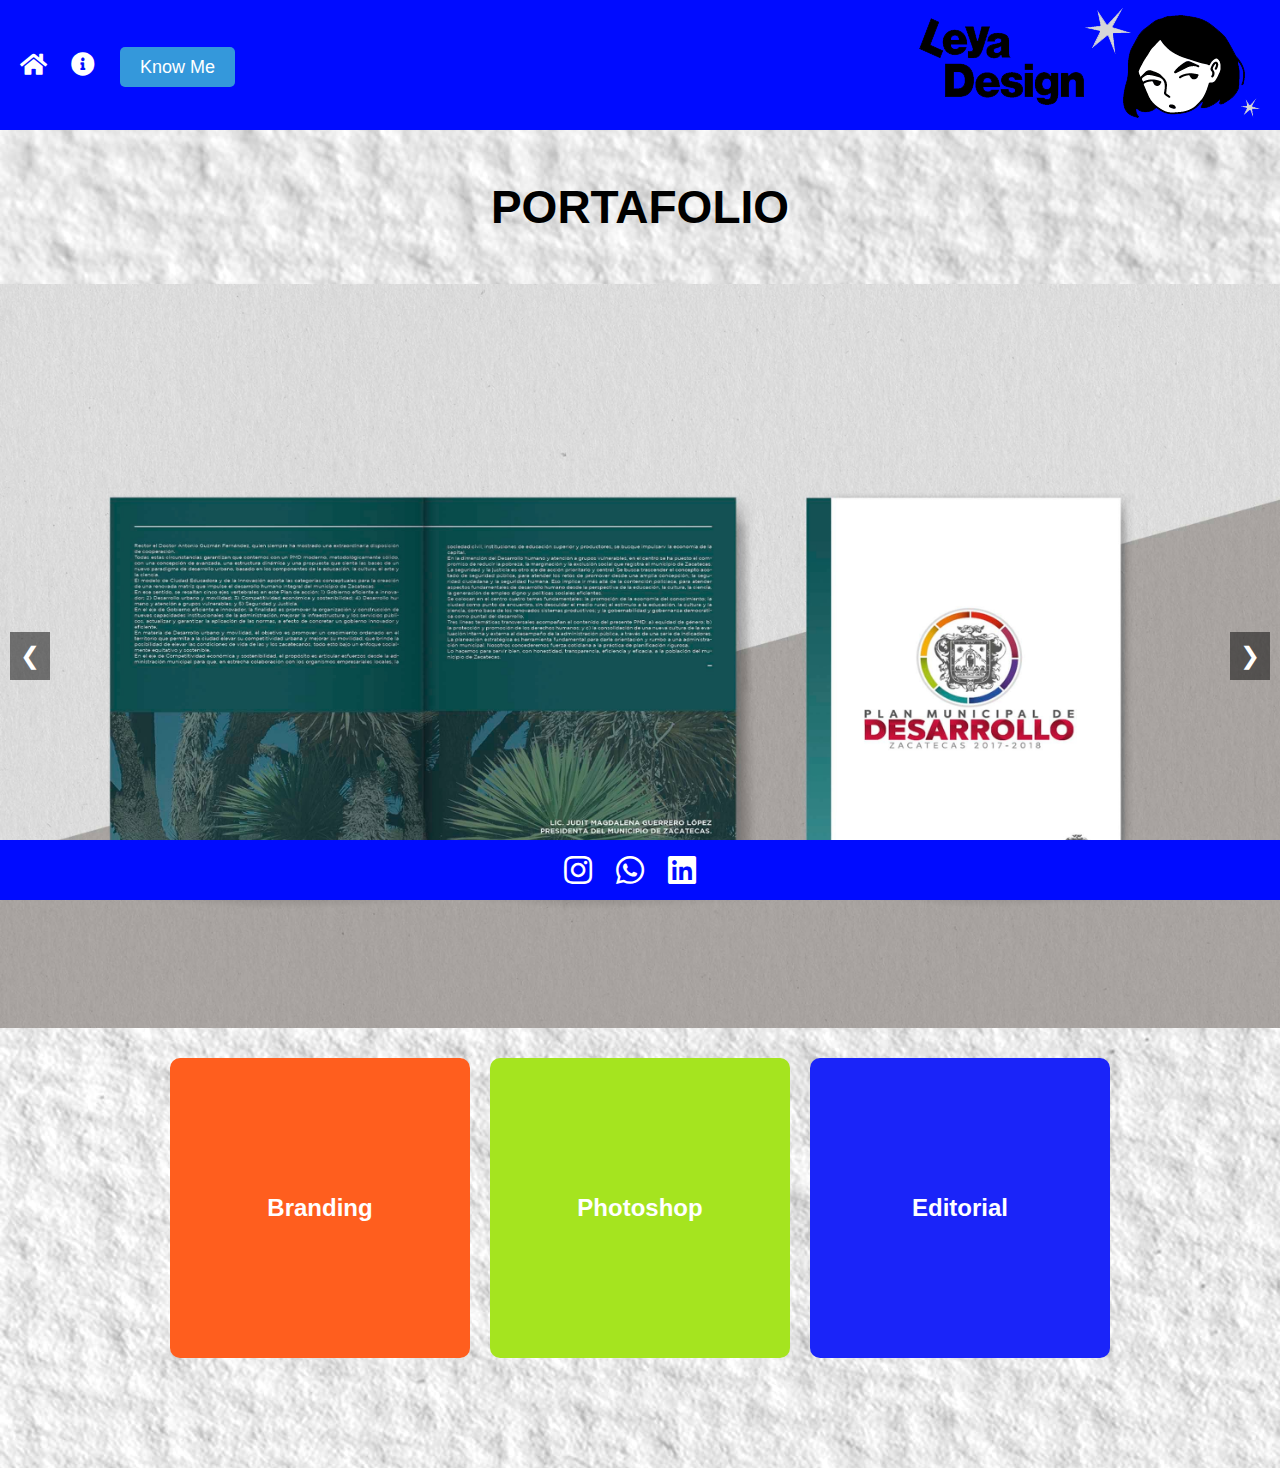
<file: index.html>
<!DOCTYPE html>
<html lang="en">
<head>
    <meta charset="UTF-8">
    <meta name="viewport" content="width=device-width, initial-scale=1.0">
    <title>Portfolio Leya</title>
    <link rel="stylesheet" href="https://cdnjs.cloudflare.com/ajax/libs/font-awesome/5.15.4/css/all.min.css">
    <link rel="stylesheet" href="style.css">
    <link rel="icon" href="./IMAGES/ICONOGATO.png">
</head>
<body>
    <header>
        <nav>
            <ul>
                <li><a href="index.html"><i class="fas fa-home"></i></a></li>
                <li><a href="contacto.html"><i class="fas fa-info-circle"></i></a></li>
                <li><a href="./Knowme.html" class="know-me-btn">Know Me</a></li>
            </ul>
        </nav>
        <div class="logo">
            <img src="./IMAGES/logo.png" alt="Logo">
        </div>
    </header>

 <div class="titulo"><h1>PORTAFOLIO</h1></div>


    <!-- Slider -->
    <div class="slider">
        <img src="./IMAGES/slide1.jpg" alt="Slide 1">
        <img src="./IMAGES/slide2.jpg" alt="Slide 2">
        <img src="./IMAGES/slide3.jpg" alt="Slide 3">
        <button class="prev" onclick="prevSlide()">&#10094;</button>
        <button class="next" onclick="nextSlide()">&#10095;</button>
    </div>

    <div class="content">
        <div class="card red">
            <a href="branding.html">
                <h2>Branding</h2>
            </a>
        </div>
        <div class="card blue">
            <a href="photoshop.html">
                <h2>Photoshop</h2>
            </a>
        </div>
        <div class="card yellow">
            <a href="./editorial.html">
                <h2>Editorial</h2>
            </a>
        </div>
    </div>

    <footer>
        <ul>
            <li><a href="https://www.instagram.com/"><i class="fab fa-instagram"></i></a></li>
            <li><a href="https://web.whatsapp.com"><i class="fab fa-whatsapp"></i></a></li>
            <li><a href=" https://www.linkedin.com"><i class="fab fa-linkedin"></i></a></li>
        </ul>
    </footer>

    <script>
        let slideIndex = 0;
        const slides = document.querySelectorAll('.slider img');

        // Función para mostrar el slide actual
        function showSlide() {
            slides.forEach(slide => slide.style.display = 'none');
            slides[slideIndex].style.display = 'block';
        }

        // Función para avanzar al siguiente slide
        function nextSlide() {
            slideIndex++;
            if (slideIndex >= slides.length) {
                slideIndex = 0;
            }
            showSlide();
        }

        // Función para retroceder al slide anterior
        function prevSlide() {
            slideIndex--;
            if (slideIndex < 0) {
                slideIndex = slides.length - 1;
            }
            showSlide();
        }

        // Mostrar el primer slide al cargar la página
        showSlide();
    </script>
</body>
</html>
</file>
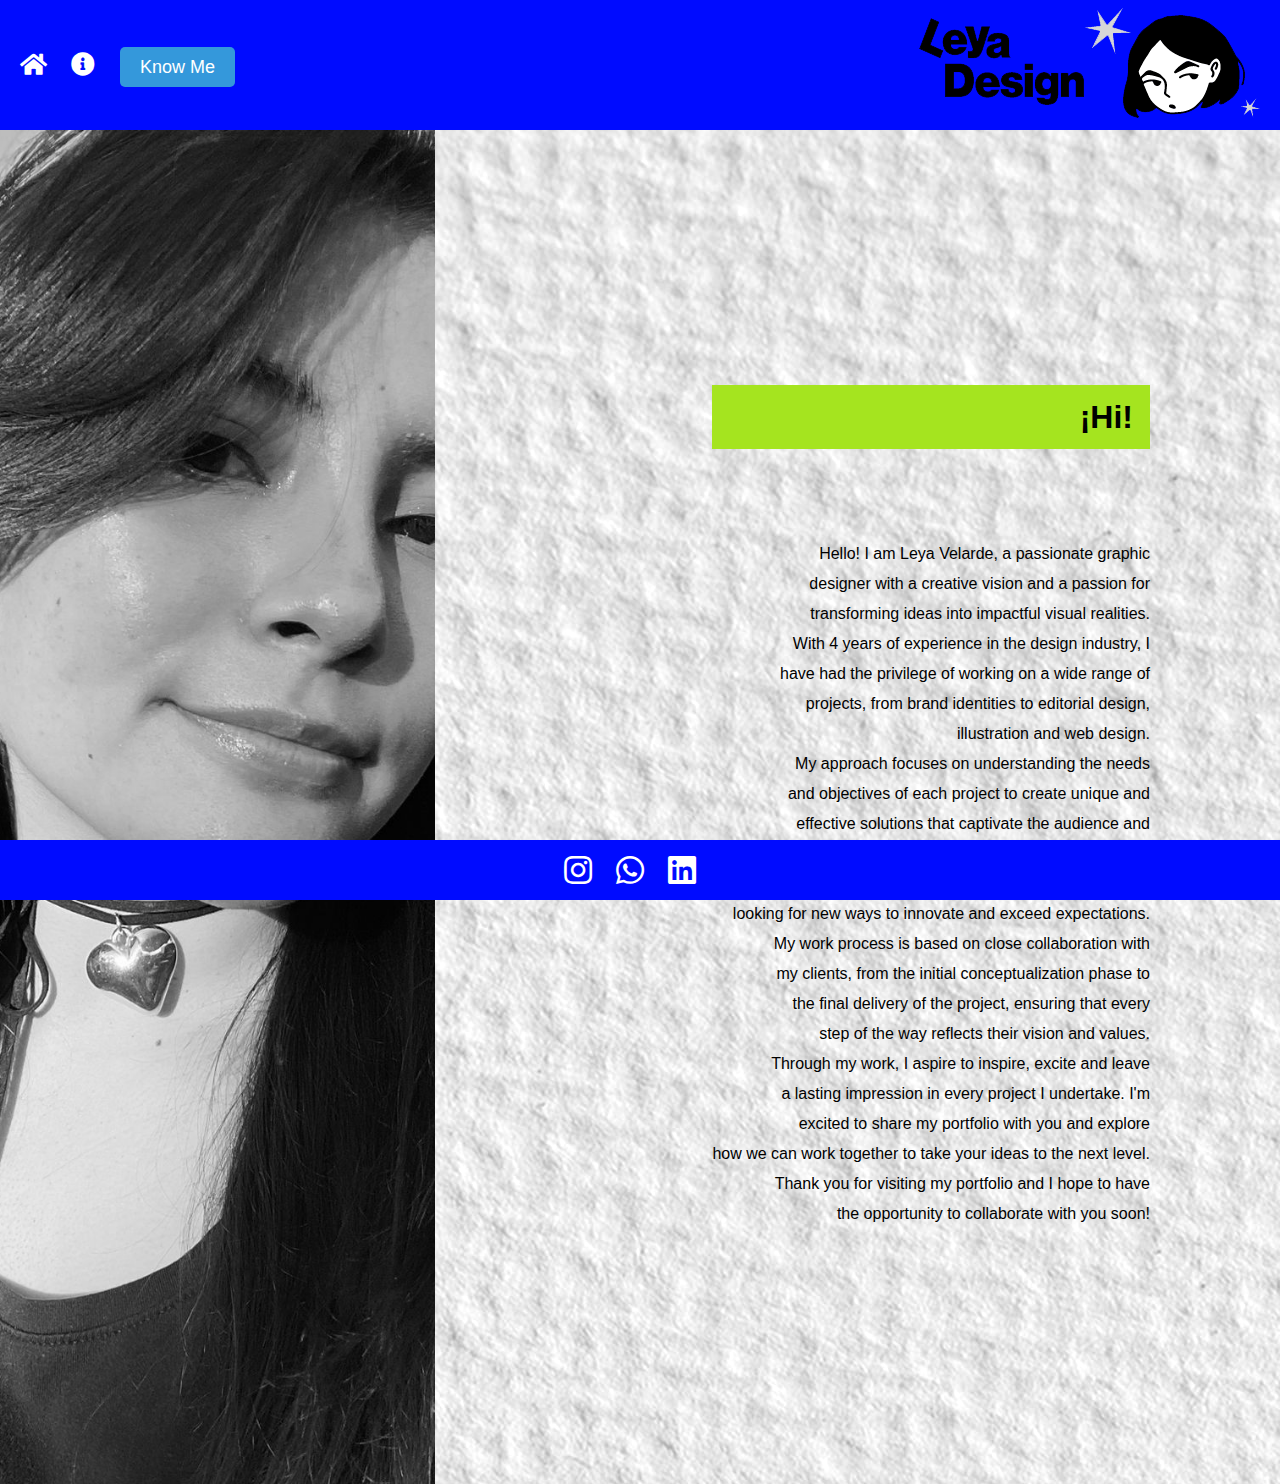
<file: Knowme.html>
<!DOCTYPE html>
<html lang="en">
<head>
    <meta charset="UTF-8">
    <meta name="viewport" content="width=device-width, initial-scale=1.0">
    <title>Know me</title>
     <link rel="stylesheet" href="https://cdnjs.cloudflare.com/ajax/libs/font-awesome/5.15.4/css/all.min.css">
    <link rel="stylesheet" href="style.css">
    <link rel="icon" href="./IMAGES/ICONOGATO.png">
</head>
<body>
    <header>
        <nav>
            <ul>
                <li><a href="index.html"><i class="fas fa-home"></i></a></li>
                <li><a href="contacto.html"><i class="fas fa-info-circle"></i></a></li>
                <li><a href="./Knowme.html" class="know-me-btn">Know Me</a></li>
            </ul>
        </nav>
        <div class="logo">
            <img src="./IMAGES/logo.png" alt="Logo">
        </div>  
    </header>
    <div class="me">
    <div class="leya"></div>
    <section class="hi">
        <h3>¡Hi!</h3>
        <p>Hello! I am Leya Velarde, a passionate graphic <br> designer with a creative vision and a passion for <br>transforming ideas into impactful visual realities. <br>
        With 4 years of experience in the design industry, I <br>have had the privilege of working on a wide range of <br>projects, from brand identities to editorial design,<br> illustration and web design. <br>
        My approach focuses on understanding the needs <br> and objectives of each project to create unique and <br> effective solutions that captivate the audience and <br> convey the desired message. I love experimenting <br> with different styles, techniques and tools, always <br> looking for new ways to innovate and exceed expectations. <br>
        My work process is based on close collaboration with <br> my clients, from the initial conceptualization phase to <br> the final delivery of the project, ensuring that every <br> step of the way reflects their vision and values. <br>
        Through my work, I aspire to inspire, excite and leave <br> a lasting impression in every project I undertake. I'm <br> excited to share my portfolio with you and explore <br> how we can work together to take your ideas to the next level. <br>
        Thank you for visiting my portfolio and I hope to have <br> the opportunity to collaborate with you soon!</p>
    </section>
    
    </div>


    

     <footer>
        <ul>
            <li><a href="https://www.instagram.com/"><i class="fab fa-instagram"></i></a></li>
            <li><a href="https://web.whatsapp.com"><i class="fab fa-whatsapp"></i></a></li>
            <li><a href=" https://www.linkedin.com"><i class="fab fa-linkedin"></i></a></li>
        </ul>
    </footer>
</body>
</html>
</file>
<file: style.css>
/* Reset de estilos */
* {
    margin: 0;
    padding: 0;
    box-sizing: border-box;
}

body {
    font-family: Arial, sans-serif;
    background: url(./IMAGES/fondo.jpg)
}

/* Estilos del header */
header {
    background-color: #000bff;
    height: 130px;
    display: flex;
    justify-content: space-between;
    align-items: center;
    padding: 0 20px;
}

nav ul {
    list-style-type: none;
}

nav ul li {
    display: inline;
    margin-right: 20px;
}

nav ul li a {
    color: #fff;
    text-decoration: none;
    font-size: 24px; /* Reducir un poco el tamaño de los iconos */
}

/* Estilos del botón Know Me */
.know-me-btn {
    background-color: #3498db;
    color: #fff;
    padding: 10px 20px;
    border: none;
    border-radius: 5px;
    font-size: 18px;
    text-decoration: none;
    transition: background-color 0.3s ease;
}

.know-me-btn:hover,
.know-me-btn:focus {
    background-color: #2980b9; /* Cambio de color al pasar el cursor o hacer clic */
}

/* Slider */
.slider {
    max-width: 1300px; /* Ancho máximo del slider */
    margin: 0 auto; /* Centrar el slider */
    overflow: hidden;
    position: relative;
}

.slider img {
    max-width: 100%; /* Imágenes con ancho máximo de 800px */
    display: none;
}

.slider button {
    position: absolute;
    top: 50%;
    transform: translateY(-50%);
    background-color: rgba(0, 0, 0, 0.5);
    color: #fff;
    border: none;
    cursor: pointer;
    padding: 10px;
    font-size: 24px;
}

.slider button:hover {
    background-color: rgba(0, 0, 0, 0.7);
}

.slider .prev {
    left: 10px;
}

.slider .next {
    right: 10px;
}

/* Estilos del contenido */
.content {
    display: flex;
    justify-content: center;
    align-items: center;
    flex-wrap: wrap;
    margin-top: 20px;
padding: 0 0 100px 0
}

.card {
    width: 300px;
    height: 300px;
    border-radius: 10px;
    margin: 10px;
    display: flex;
    justify-content: center;
    align-items: center;
}

.card a {
    text-decoration: none;
    color: #fff;
}

/* Colores de las cards */
.red {
    background-color: #ff5e1e; /* Rojo */
}

.red:hover {
    background-color: #ff833a; /* Cambio de color al pasar el cursor */
}

.blue {
    background-color: #a5e41f; /* Azul */
}

.blue:hover {
    background-color: #ff5e1e; /* Cambio de color al pasar el cursor */
}

.yellow {
    background-color: #1a24f9; /* Amarillo */
}

.yellow:hover {
    background-color: #ff5e1e; /* Cambio de color al pasar el cursor */
}

/* Estilos del footer */
footer {
    background-color: #000bff;
    height: 60px;
    display: flex;
    justify-content: center;
    align-items: center;
    position: fixed;
    bottom: 0;
    left: 0;
    width: 100%;
}

footer ul {
    list-style-type: none;
}

footer ul li {
    display: inline;
    margin-right: 20px;
}

footer ul li a i {
    color: #fff;
    font-size: 32px; /* Reducir un poco el tamaño de los iconos */
}


h1 { font-align: center; padding:50px; }
h3 { background-color: #a5e41f;
    margin-bottom: 90px;
    padding: 17px;
    font-family: helvetica;
    font-size: xx-large}
.hi{
    display: flex;
    flex-direction: column;
}
h4{
    font-size: xx-large;
    padding-bottom: 60px;
}

.titulo {
    text-align: center; /* Alinear el texto al centro */
    font-size:23px;
}

/*know me*/
.me{
    display: flex;
    align-items: center;
    justify-content: space-between;
    text-align: end;
    margin-right: 130px;
    line-height: 30px;
}
.leya{
    width: 435px;
    height: 1354px;
    background-image:url(./IMAGES/Bio.jpg);
    background-position: center;
    background-size: cover;
}

.contact{
    display: flex;
    flex-direction: column;
}
.imge{
    height: auto;
background-image:url(./IMAGES/EDITORIALLLL.png);
    background-position: center;
    background-size: cover;
    padding-top: 400px;
    padding-bottom: 600px;
    padding-right: 200px;
}
.text{
    display: flex;
    flex-direction: column;
    float: right; 
    margin-top: 150px
}
.working{
    display: flex;
    justify-content: center;
    height: 800px
}
</file>
